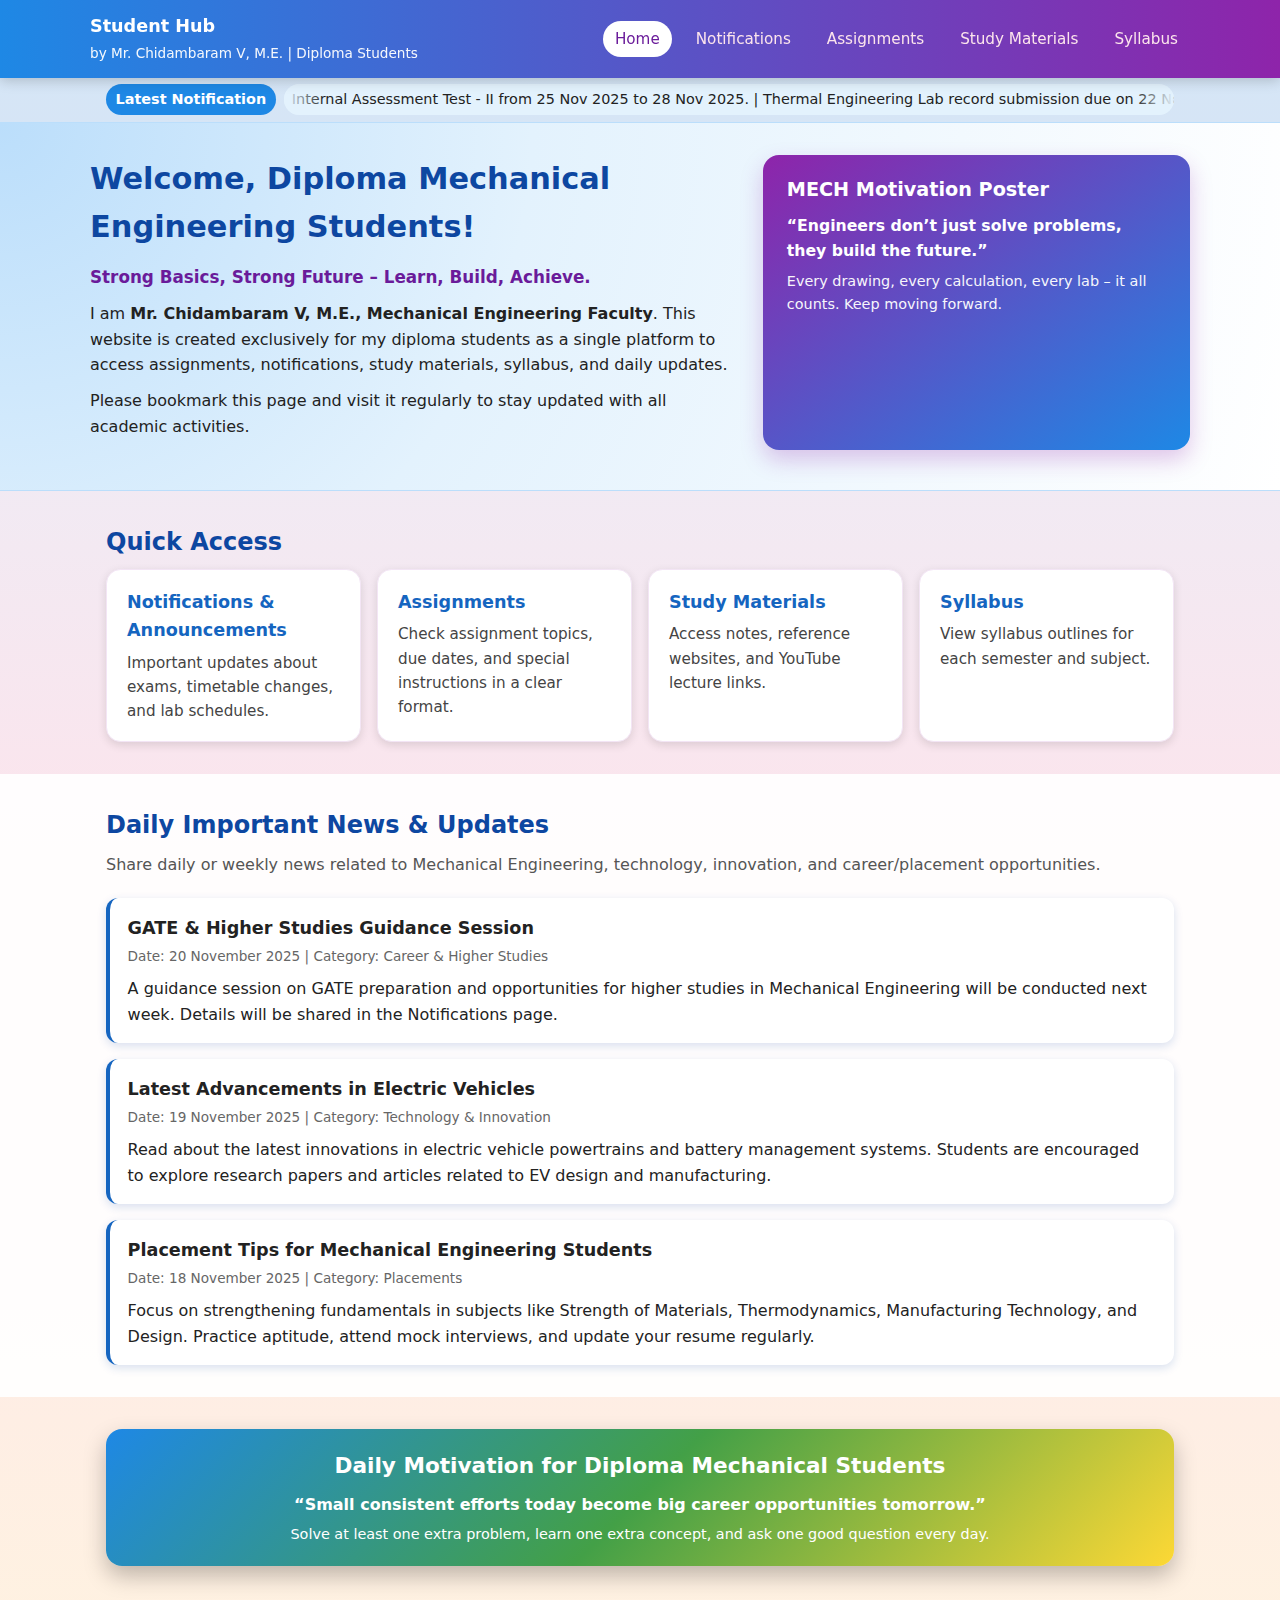
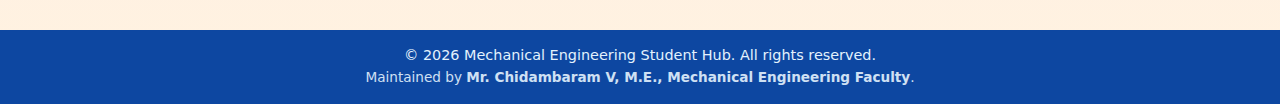
<file: index.html>
<!DOCTYPE html>
<html lang="en">
<head>
    <meta charset="UTF-8" />
    <title>Student Hub - Home</title>
    <meta name="viewport" content="width=device-width, initial-scale=1.0" />
    <meta name="description" content="Central hub for Mechanical Engineering diploma students handled by Mr. Chidambaram V, M.E." />
    <link rel="stylesheet" href="assets/style.css" />
    <script src="assets/script.js" defer></script>
</head>
<body>
    <header class="site-header">
        <div class="container header-inner">
            <div class="brand">
                <span class="brand-title">Student Hub</span>
                <span class="brand-subtitle">by Mr. Chidambaram V, M.E. | Diploma Students</span>
            </div>
            <button class="nav-toggle" id="navToggle" aria-label="Toggle navigation">
                ☰
            </button>
            <nav class="main-nav" id="mainNav">
                <a href="index.html" class="active">Home</a>
                <a href="notifications.html">Notifications</a>
                <a href="assignments.html">Assignments</a>
                <a href="materials.html">Study Materials</a>
                <a href="syllabus.html">Syllabus</a>
            </nav>
        </div>
    </header>

    <main>
        <!-- Scrolling Latest Notification Ticker -->
        <section class="ticker-section">
            <div class="container">
                <!--
                    HOW TO CHANGE THE SCROLLING LATEST NOTIFICATIONS:
                    -------------------------------------------------
                    1. Open assets/script.js.
                    2. Search for 'latestNotifications'.
                    3. Edit the text messages in that array.
                    4. Save the file and reload this page.

                    HOW TO CHANGE SCROLL SPEED:
                    ---------------------------
                    1. In assets/script.js, search for 'TICKER_SPEED_SECONDS'.
                    2. Change the number (e.g., 15, 20, 30).
                -->
                <div class="ticker-wrapper">
                    <div class="ticker-label">Latest Notification</div>
                    <div class="ticker">
                        <div class="ticker-content" id="tickerContent">
                            <!-- Filled dynamically by JavaScript -->
                        </div>
                    </div>
                </div>
            </div>
        </section>

        <!-- Hero Section -->
        <section class="hero">
            <div class="container hero-inner">
                <div class="hero-text">
                    <h1>Welcome, Diploma Mechanical Engineering Students!</h1>
                    <p class="slogan">Strong Basics, Strong Future – Learn, Build, Achieve.</p>
                    <p>
                        I am <strong>Mr. Chidambaram V, M.E., Mechanical Engineering Faculty</strong>.
                        This website is created exclusively for my diploma students as a single platform to
                        access assignments, notifications, study materials, syllabus, and daily updates.
                    </p>
                    <p>
                        Please bookmark this page and visit it regularly to stay updated with all academic activities.
                    </p>
                </div>
                <div class="hero-highlight poster-card">
                    <h2>MECH Motivation Poster</h2>
                    <p class="poster-quote">
                        “Engineers don’t just solve problems, they build the future.”
                    </p>
                    <p class="poster-sub">
                        Every drawing, every calculation, every lab – it all counts. Keep moving forward.
                    </p>
                </div>
            </div>
        </section>

        <!-- Quick Links Section -->
        <section class="section">
            <div class="container">
                <h2 class="section-title">Quick Access</h2>
                <div class="card-grid">
                    <a href="notifications.html" class="card card-link">
                        <h3>Notifications &amp; Announcements</h3>
                        <p>Important updates about exams, timetable changes, and lab schedules.</p>
                    </a>
                    <a href="assignments.html" class="card card-link">
                        <h3>Assignments</h3>
                        <p>Check assignment topics, due dates, and special instructions in a clear format.</p>
                    </a>
                    <a href="materials.html" class="card card-link">
                        <h3>Study Materials</h3>
                        <p>Access notes, reference websites, and YouTube lecture links.</p>
                    </a>
                    <a href="syllabus.html" class="card card-link">
                        <h3>Syllabus</h3>
                        <p>View syllabus outlines for each semester and subject.</p>
                    </a>
                </div>
            </div>
        </section>

        <!-- Daily Important News / Updates Section -->
        <section class="section section-alt">
            <div class="container">
                <h2 class="section-title">Daily Important News &amp; Updates</h2>
                <p class="section-subtitle">
                    Share daily or weekly news related to Mechanical Engineering,
                    technology, innovation, and career/placement opportunities.
                </p>

                <div class="news-list">
                    <article class="news-item">
                        <h3>GATE &amp; Higher Studies Guidance Session</h3>
                        <p class="news-meta">Date: 20 November 2025 | Category: Career &amp; Higher Studies</p>
                        <p>
                            A guidance session on GATE preparation and opportunities for higher studies in
                            Mechanical Engineering will be conducted next week. Details will be shared in the
                            Notifications page.
                        </p>
                    </article>

                    <article class="news-item">
                        <h3>Latest Advancements in Electric Vehicles</h3>
                        <p class="news-meta">Date: 19 November 2025 | Category: Technology &amp; Innovation</p>
                        <p>
                            Read about the latest innovations in electric vehicle powertrains and battery
                            management systems. Students are encouraged to explore research papers and articles
                            related to EV design and manufacturing.
                        </p>
                    </article>

                    <article class="news-item">
                        <h3>Placement Tips for Mechanical Engineering Students</h3>
                        <p class="news-meta">Date: 18 November 2025 | Category: Placements</p>
                        <p>
                            Focus on strengthening fundamentals in subjects like Strength of Materials,
                            Thermodynamics, Manufacturing Technology, and Design. Practice aptitude, attend mock
                            interviews, and update your resume regularly.
                        </p>
                    </article>
                </div>
            </div>
        </section>

        <!-- Motivation Banner Section -->
        <section class="section">
            <div class="container">
                <div class="motivation-banner">
                    <h2>Daily Motivation for Diploma Mechanical Students</h2>
                    <p class="motivation-line">
                        “Small consistent efforts today become big career opportunities tomorrow.”
                    </p>
                    <p class="motivation-small">
                        Solve at least one extra problem, learn one extra concept, and ask one good question every day.
                    </p>
                </div>
            </div>
        </section>
    </main>

    <!-- Footer: Common across pages -->
    <footer class="site-footer">
        <div class="container footer-inner">
            <p>&copy; <span id="currentYear"></span> Mechanical Engineering Student Hub. All rights reserved.</p>
            <p class="footer-note">
                Maintained by <strong>Mr. Chidambaram V, M.E., Mechanical Engineering Faculty</strong>.
            </p>
        </div>
    </footer>
</body>
</html>
</file>
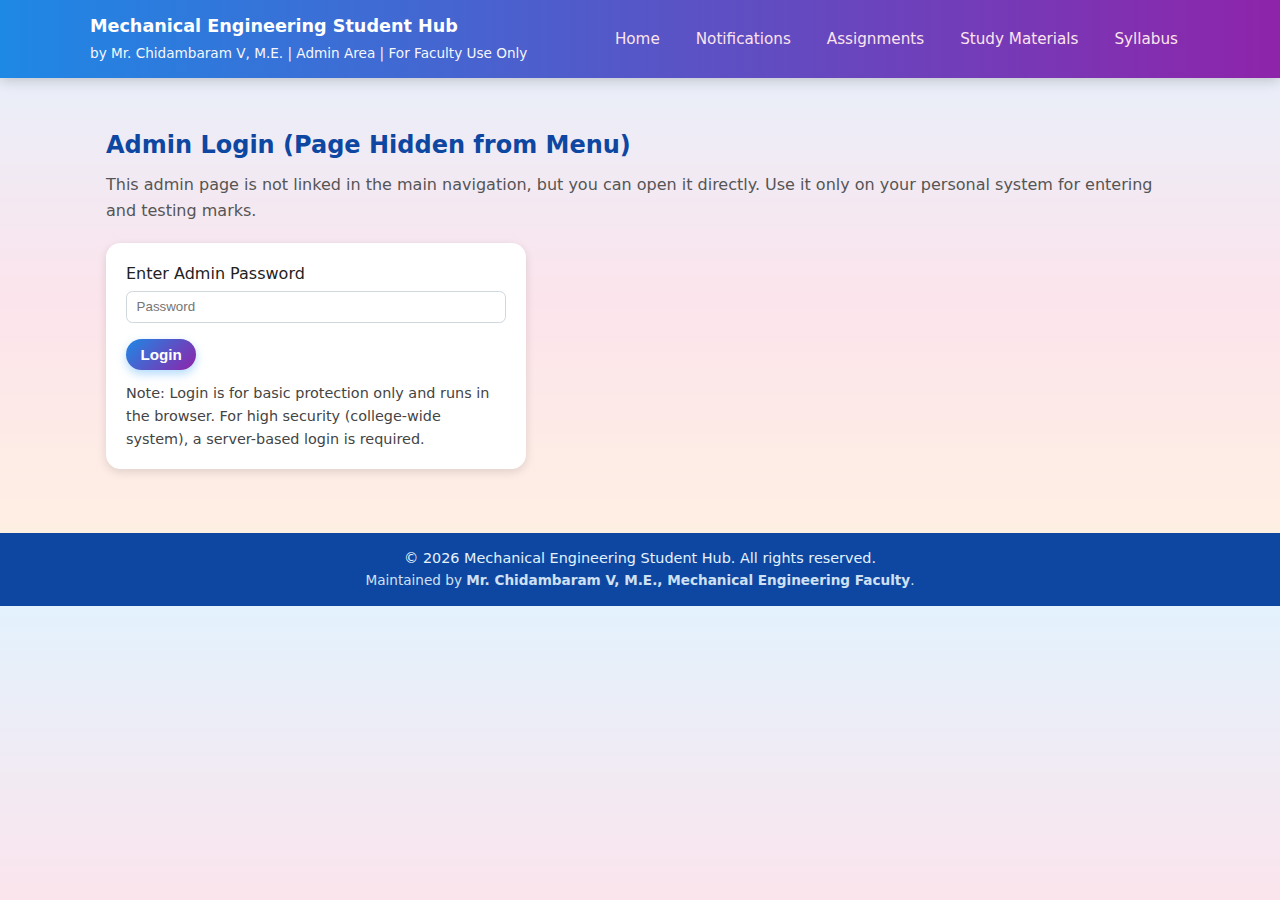
<file: admin.html>
<!DOCTYPE html>
<html lang="en">
<head>
    <meta charset="UTF-8" />
    <title>Mechanical Engineering Student Hub - Admin Area (Hidden)</title>
    <meta name="viewport" content="width=device-width, initial-scale=1.0" />
    <meta name="description" content="Hidden admin area to enter and manage students' marks." />
    <link rel="stylesheet" href="assets/style.css" />
    <script src="assets/script.js" defer></script>
</head>
<body>
    <header class="site-header">
        <div class="container header-inner">
            <div class="brand">
                <span class="brand-title">Mechanical Engineering Student Hub</span>
                <span class="brand-subtitle">by Mr. Chidambaram V, M.E. | Admin Area | For Faculty Use Only</span>
            </div>
            <button class="nav-toggle" id="navToggle" aria-label="Toggle navigation">
                ☰
            </button>
            <nav class="main-nav" id="mainNav">
                <a href="index.html">Home</a>
                <a href="notifications.html">Notifications</a>
                <a href="assignments.html">Assignments</a>
                <a href="materials.html">Study Materials</a>
                <a href="syllabus.html">Syllabus</a>
            </nav>
        </div>
    </header>

    <main class="page-main">
        <!-- Login Section -->
        <section class="section" id="loginSection">
            <div class="container">
                <h1 class="section-title">Admin Login (Page Hidden from Menu)</h1>
                <p class="section-subtitle">
                    This admin page is not linked in the main navigation, but you can open it directly.
                    Use it only on your personal system for entering and testing marks.
                </p>

                <div class="card login-card">
                    <form id="adminLoginForm">
                        <label for="adminPassword">Enter Admin Password</label>
                        <input type="password" id="adminPassword" required placeholder="Password" />
                        <button type="submit" class="btn-primary">Login</button>
                        <p class="info-note">
                            Note: Login is for basic protection only and runs in the browser.
                            For high security (college-wide system), a server-based login is required.
                        </p>
                    </form>
                </div>
            </div>
        </section>

        <!-- Admin Panel Section (hidden until login success) -->
        <section class="section hidden" id="adminPanel">
            <div class="container">
                <h1 class="section-title">Marks Management Panel</h1>
                <p class="section-subtitle">
                    Use this panel to enter or update students' marks for tests and exams.
                    Saved marks will appear automatically on the <strong>Students' Marks</strong> page.
                </p>

                <div class="admin-grid">
                    <!-- Marks Entry Form -->
                    <div class="card admin-card">
                        <h2>Enter / Add Student Marks</h2>
                        <form id="marksEntryForm" class="admin-form">
                            <div class="form-row">
                                <label for="markStudentName">Student Name</label>
                                <input type="text" id="markStudentName" required placeholder="e.g., Arun Kumar" />
                            </div>
                            <div class="form-row">
                                <label for="markRollNo">Roll Number</label>
                                <input type="text" id="markRollNo" required placeholder="e.g., ME2301" />
                            </div>
                            <div class="form-row">
                                <label for="markSubject">Subject</label>
                                <input type="text" id="markSubject" required placeholder="e.g., Thermodynamics" />
                            </div>
                            <div class="form-row two-col">
                                <div>
                                    <label for="markInternal">Internal Marks (30)</label>
                                    <input type="number" id="markInternal" min="0" max="30" required placeholder="e.g., 24" />
                                </div>
                                <div>
                                    <label for="markExam">Exam Marks (70)</label>
                                    <input type="number" id="markExam" min="0" max="70" required placeholder="e.g., 62" />
                                </div>
                            </div>
                            <button type="submit" class="btn-primary">Save Marks</button>
                            <p class="info-note">
                                Tip: You can keep adding multiple students one by one.
                                Data is stored locally in this browser (localStorage).
                            </p>
                        </form>
                    </div>

                    <!-- Current Marks Preview -->
                    <div class="card admin-card">
                        <h2>Current Marks Summary</h2>
                        <p class="info-note">
                            This is the same data shown on the <strong>Students' Marks</strong> page.
                            Review after each set of entries.
                        </p>
                        <div id="adminMarksList">
                            <!-- Filled by JavaScript -->
                        </div>
                        <button id="resetMarksBtn" class="btn-danger">
                            Clear All Marks &amp; Restore Sample Data
                        </button>
                    </div>
                </div>
            </div>
        </section>
    </main>

    <footer class="site-footer">
        <div class="container footer-inner">
            <p>&copy; <span id="currentYear"></span> Mechanical Engineering Student Hub. All rights reserved.</p>
            <p class="footer-note">
                Maintained by <strong>Mr. Chidambaram V, M.E., Mechanical Engineering Faculty</strong>.
            </p>
        </div>
    </footer>
</body>
</html>
</file>
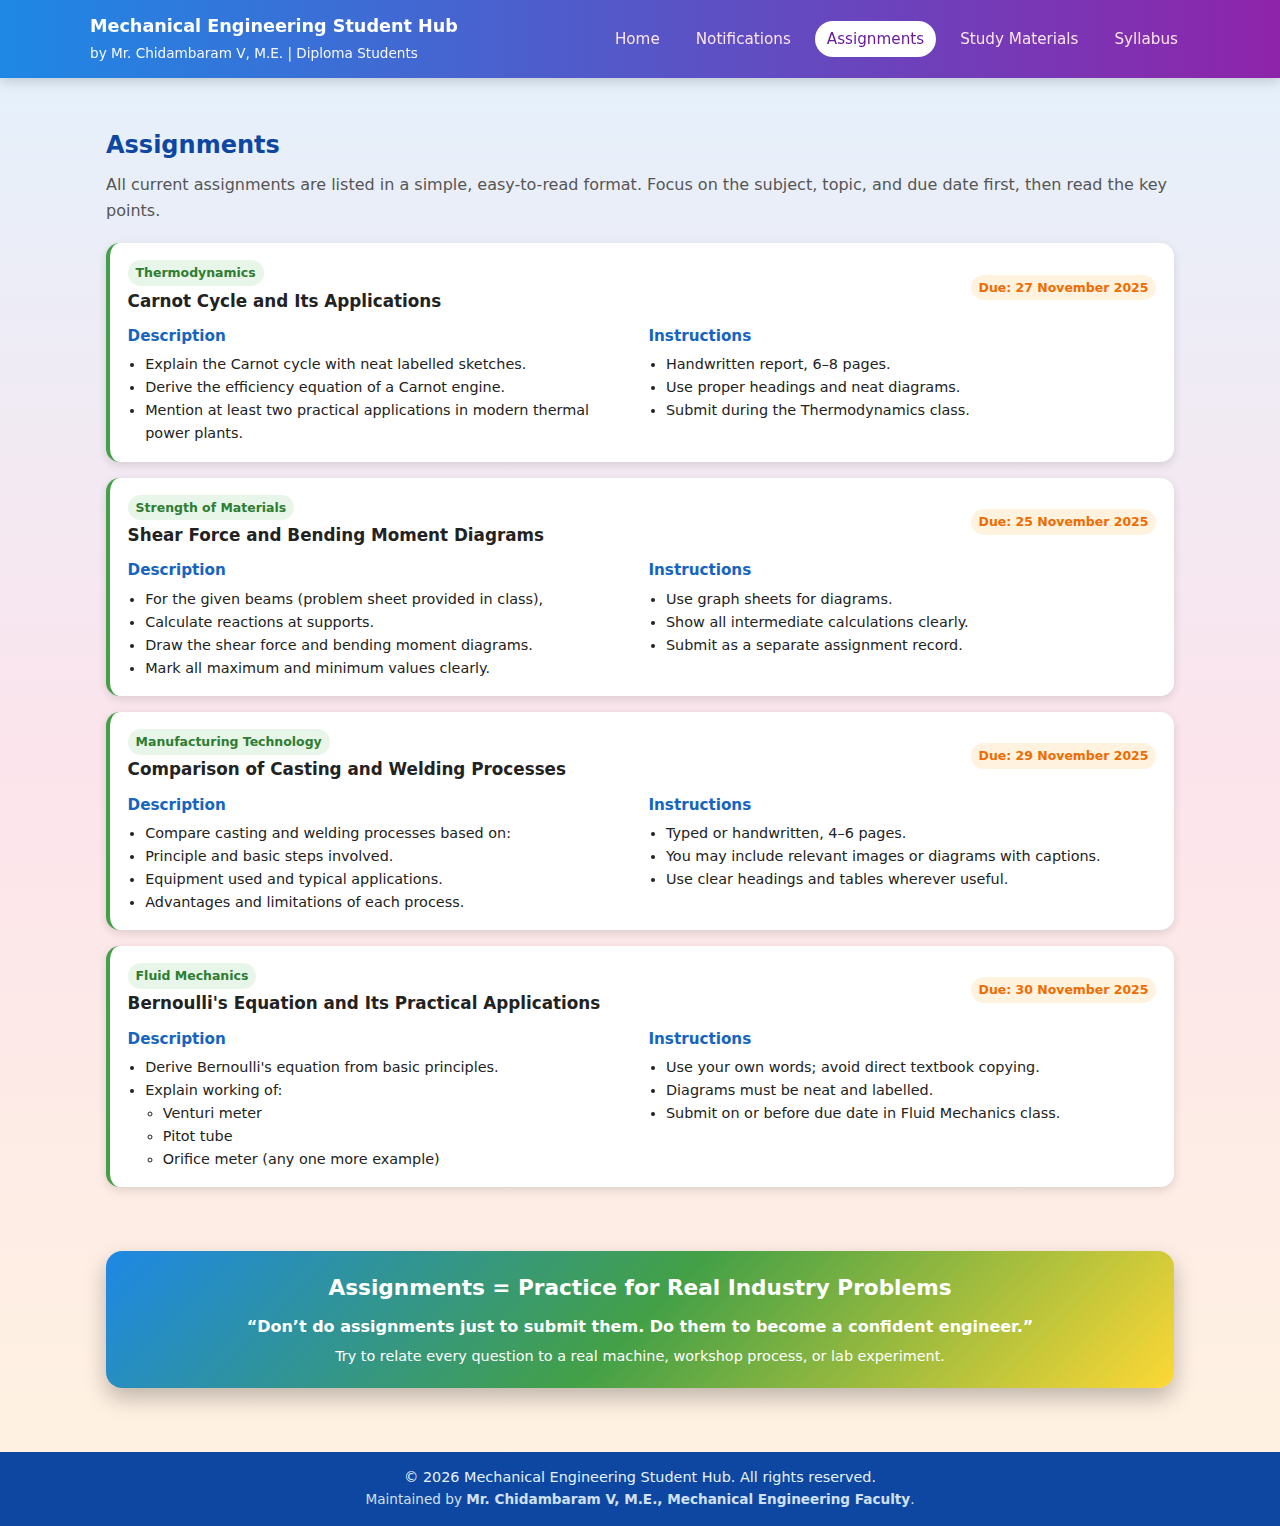
<file: assignments.html>
<!DOCTYPE html>
<html lang="en">
<head>
    <meta charset="UTF-8" />
    <title>Mechanical Engineering Student Hub - Assignments</title>
    <meta name="viewport" content="width=device-width, initial-scale=1.0" />
    <meta name="description" content="Assignment topics and details for Mechanical Engineering diploma students." />
    <link rel="stylesheet" href="assets/style.css" />
    <script src="assets/script.js" defer></script>
</head>
<body>
    <header class="site-header">
        <div class="container header-inner">
            <div class="brand">
                <span class="brand-title">Mechanical Engineering Student Hub</span>
                <span class="brand-subtitle">by Mr. Chidambaram V, M.E. | Diploma Students</span>
            </div>
            <button class="nav-toggle" id="navToggle" aria-label="Toggle navigation">
                ☰
            </button>
            <nav class="main-nav" id="mainNav">
                <a href="index.html">Home</a>
                <a href="notifications.html">Notifications</a>
                <a href="assignments.html" class="active">Assignments</a>
                <a href="materials.html">Study Materials</a>
                <a href="syllabus.html">Syllabus</a>
            </nav>
        </div>
    </header>

    <main class="page-main">
        <section class="section">
            <div class="container">
                <h1 class="section-title">Assignments</h1>
                <p class="section-subtitle">
                    All current assignments are listed in a simple, easy-to-read format.
                    Focus on the subject, topic, and due date first, then read the key points.
                </p>

                <!--
                    HOW TO UPDATE ASSIGNMENTS:
                    --------------------------
                    1. Each assignment is inside a <article class="assignment-card assignment-simple"> block.
                    2. Edit SUBJECT, TOPIC, DUE DATE, and the bullet points under Description and Instructions.
                    3. To add a new assignment, copy one entire <article> and paste below, then change the details.
                -->

                <div class="assignment-list">
                    <article class="assignment-card assignment-simple">
                        <header class="assignment-header">
                            <div>
                                <span class="badge-subject">Thermodynamics</span>
                                <h2>Carnot Cycle and Its Applications</h2>
                            </div>
                            <div class="assignment-meta">
                                <span class="badge-due">Due: 27 November 2025</span>
                            </div>
                        </header>
                        <div class="assignment-body">
                            <div class="assignment-column">
                                <h3>Description</h3>
                                <ul>
                                    <li>Explain the Carnot cycle with neat labelled sketches.</li>
                                    <li>Derive the efficiency equation of a Carnot engine.</li>
                                    <li>Mention at least two practical applications in modern thermal power plants.</li>
                                </ul>
                            </div>
                            <div class="assignment-column">
                                <h3>Instructions</h3>
                                <ul>
                                    <li>Handwritten report, 6–8 pages.</li>
                                    <li>Use proper headings and neat diagrams.</li>
                                    <li>Submit during the Thermodynamics class.</li>
                                </ul>
                            </div>
                        </div>
                    </article>

                    <article class="assignment-card assignment-simple">
                        <header class="assignment-header">
                            <div>
                                <span class="badge-subject">Strength of Materials</span>
                                <h2>Shear Force and Bending Moment Diagrams</h2>
                            </div>
                            <div class="assignment-meta">
                                <span class="badge-due">Due: 25 November 2025</span>
                            </div>
                        </header>
                        <div class="assignment-body">
                            <div class="assignment-column">
                                <h3>Description</h3>
                                <ul>
                                    <li>For the given beams (problem sheet provided in class),</li>
                                    <li>Calculate reactions at supports.</li>
                                    <li>Draw the shear force and bending moment diagrams.</li>
                                    <li>Mark all maximum and minimum values clearly.</li>
                                </ul>
                            </div>
                            <div class="assignment-column">
                                <h3>Instructions</h3>
                                <ul>
                                    <li>Use graph sheets for diagrams.</li>
                                    <li>Show all intermediate calculations clearly.</li>
                                    <li>Submit as a separate assignment record.</li>
                                </ul>
                            </div>
                        </div>
                    </article>

                    <article class="assignment-card assignment-simple">
                        <header class="assignment-header">
                            <div>
                                <span class="badge-subject">Manufacturing Technology</span>
                                <h2>Comparison of Casting and Welding Processes</h2>
                            </div>
                            <div class="assignment-meta">
                                <span class="badge-due">Due: 29 November 2025</span>
                            </div>
                        </header>
                        <div class="assignment-body">
                            <div class="assignment-column">
                                <h3>Description</h3>
                                <ul>
                                    <li>Compare casting and welding processes based on:</li>
                                    <li>Principle and basic steps involved.</li>
                                    <li>Equipment used and typical applications.</li>
                                    <li>Advantages and limitations of each process.</li>
                                </ul>
                            </div>
                            <div class="assignment-column">
                                <h3>Instructions</h3>
                                <ul>
                                    <li>Typed or handwritten, 4–6 pages.</li>
                                    <li>You may include relevant images or diagrams with captions.</li>
                                    <li>Use clear headings and tables wherever useful.</li>
                                </ul>
                            </div>
                        </div>
                    </article>

                    <article class="assignment-card assignment-simple">
                        <header class="assignment-header">
                            <div>
                                <span class="badge-subject">Fluid Mechanics</span>
                                <h2>Bernoulli's Equation and Its Practical Applications</h2>
                            </div>
                            <div class="assignment-meta">
                                <span class="badge-due">Due: 30 November 2025</span>
                            </div>
                        </header>
                        <div class="assignment-body">
                            <div class="assignment-column">
                                <h3>Description</h3>
                                <ul>
                                    <li>Derive Bernoulli's equation from basic principles.</li>
                                    <li>Explain working of:
                                        <ul>
                                            <li>Venturi meter</li>
                                            <li>Pitot tube</li>
                                            <li>Orifice meter (any one more example)</li>
                                        </ul>
                                    </li>
                                </ul>
                            </div>
                            <div class="assignment-column">
                                <h3>Instructions</h3>
                                <ul>
                                    <li>Use your own words; avoid direct textbook copying.</li>
                                    <li>Diagrams must be neat and labelled.</li>
                                    <li>Submit on or before due date in Fluid Mechanics class.</li>
                                </ul>
                            </div>
                        </div>
                    </article>
                </div>
            </div>
        </section>

        <!-- Motivation Banner -->
        <section class="section">
            <div class="container">
                <div class="motivation-banner">
                    <h2>Assignments = Practice for Real Industry Problems</h2>
                    <p class="motivation-line">
                        “Don’t do assignments just to submit them. Do them to become a confident engineer.”
                    </p>
                    <p class="motivation-small">
                        Try to relate every question to a real machine, workshop process, or lab experiment.
                    </p>
                </div>
            </div>
        </section>
    </main>

    <footer class="site-footer">
        <div class="container footer-inner">
            <p>&copy; <span id="currentYear"></span> Mechanical Engineering Student Hub. All rights reserved.</p>
            <p class="footer-note">
                Maintained by <strong>Mr. Chidambaram V, M.E., Mechanical Engineering Faculty</strong>.
            </p>
        </div>
    </footer>
</body>
</html>
</file>
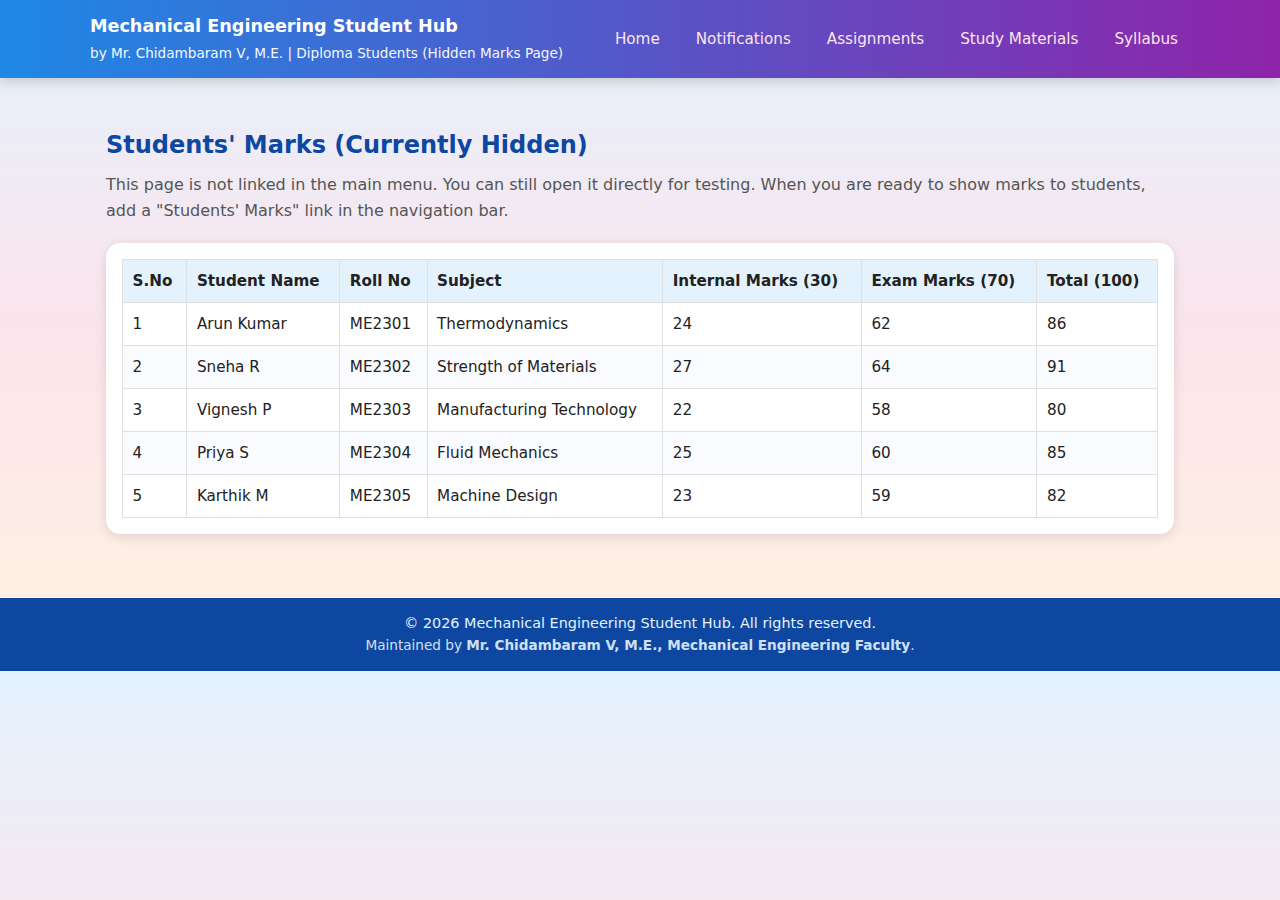
<file: marks.html>
<!DOCTYPE html>
<html lang="en">
<head>
    <meta charset="UTF-8" />
    <title>Mechanical Engineering Student Hub - Students' Marks (Hidden)</title>
    <meta name="viewport" content="width=device-width, initial-scale=1.0" />
    <meta name="description" content="Internal and exam marks page (currently hidden from main navigation)." />
    <link rel="stylesheet" href="assets/style.css" />
    <script src="assets/script.js" defer></script>
</head>
<body>
    <header class="site-header">
        <div class="container header-inner">
            <div class="brand">
                <span class="brand-title">Mechanical Engineering Student Hub</span>
                <span class="brand-subtitle">by Mr. Chidambaram V, M.E. | Diploma Students (Hidden Marks Page)</span>
            </div>
            <button class="nav-toggle" id="navToggle" aria-label="Toggle navigation">
                ☰
            </button>
            <nav class="main-nav" id="mainNav">
                <a href="index.html">Home</a>
                <a href="notifications.html">Notifications</a>
                <a href="assignments.html">Assignments</a>
                <a href="materials.html">Study Materials</a>
                <a href="syllabus.html">Syllabus</a>
            </nav>
        </div>
    </header>

    <main class="page-main">
        <section class="section">
            <div class="container">
                <h1 class="section-title">Students' Marks (Currently Hidden)</h1>
                <p class="section-subtitle">
                    This page is not linked in the main menu. You can still open it directly for testing.
                    When you are ready to show marks to students, add a "Students' Marks" link in the navigation bar.
                </p>

                <div class="table-wrapper">
                    <table class="data-table">
                        <thead>
                            <tr>
                                <th>S.No</th>
                                <th>Student Name</th>
                                <th>Roll No</th>
                                <th>Subject</th>
                                <th>Internal Marks (30)</th>
                                <th>Exam Marks (70)</th>
                                <th>Total (100)</th>
                            </tr>
                        </thead>
                        <tbody id="marksTableBody">
                            <!-- Rows will be filled by JavaScript from localStorage or sample data -->
                        </tbody>
                    </table>
                </div>
            </div>
        </section>
    </main>

    <footer class="site-footer">
        <div class="container footer-inner">
            <p>&copy; <span id="currentYear"></span> Mechanical Engineering Student Hub. All rights reserved.</p>
            <p class="footer-note">
                Maintained by <strong>Mr. Chidambaram V, M.E., Mechanical Engineering Faculty</strong>.
            </p>
        </div>
    </footer>
</body>
</html>
</file>
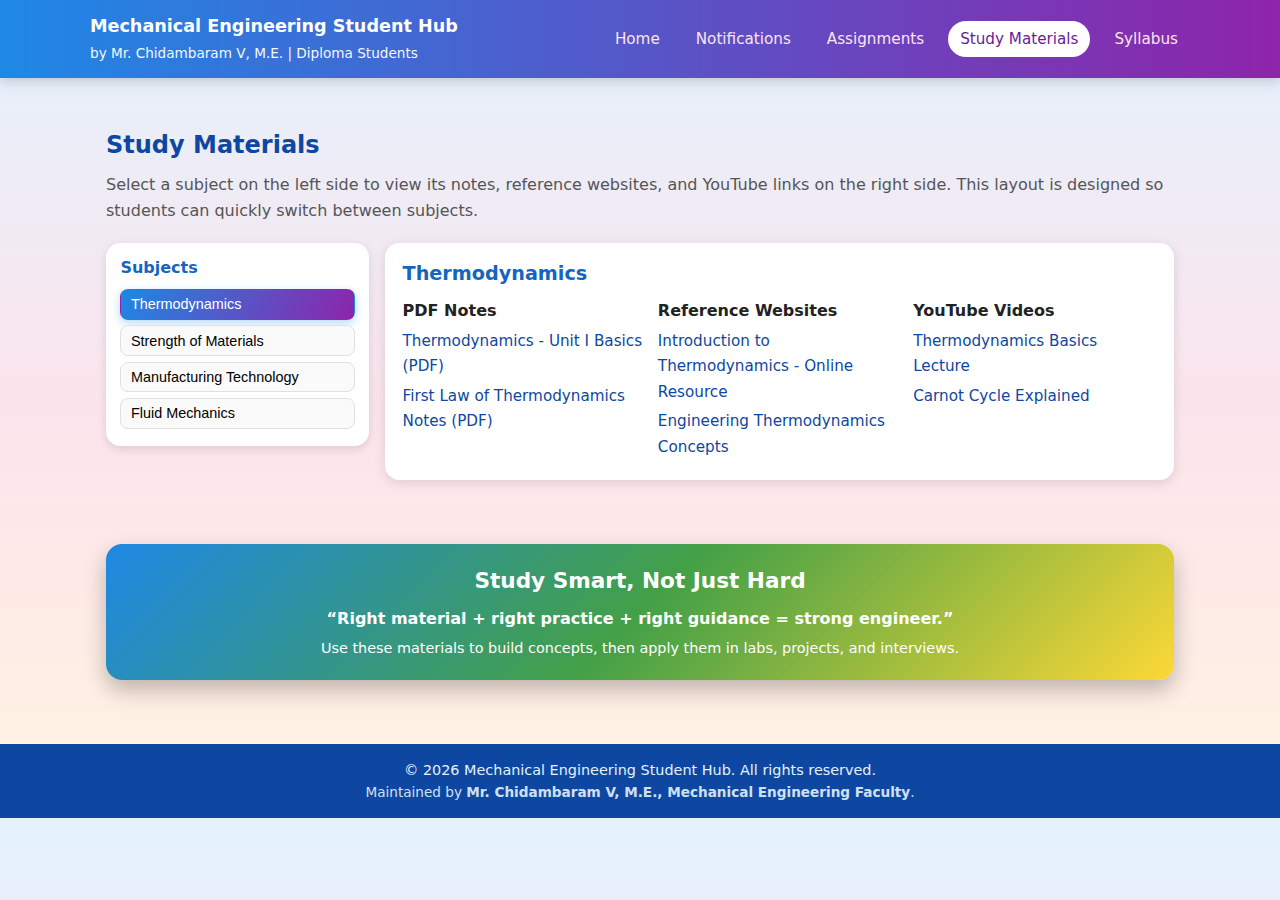
<file: materials.html>
<!DOCTYPE html>
<html lang="en">
<head>
    <meta charset="UTF-8" />
    <title>Mechanical Engineering Student Hub - Study Materials</title>
    <meta name="viewport" content="width=device-width, initial-scale=1.0" />
    <meta name="description" content="Study materials, notes, reference websites, and YouTube links for Mechanical Engineering diploma students." />
    <link rel="stylesheet" href="assets/style.css" />
    <script src="assets/script.js" defer></script>
</head>
<body>
    <header class="site-header">
        <div class="container header-inner">
            <div class="brand">
                <span class="brand-title">Mechanical Engineering Student Hub</span>
                <span class="brand-subtitle">by Mr. Chidambaram V, M.E. | Diploma Students</span>
            </div>
            <button class="nav-toggle" id="navToggle" aria-label="Toggle navigation">
                ☰
            </button>
            <nav class="main-nav" id="mainNav">
                <a href="index.html">Home</a>
                <a href="notifications.html">Notifications</a>
                <a href="assignments.html">Assignments</a>
                <a href="materials.html" class="active">Study Materials</a>
                <a href="syllabus.html">Syllabus</a>
            </nav>
        </div>
    </header>

    <main class="page-main">
        <section class="section">
            <div class="container">
                <h1 class="section-title">Study Materials</h1>
                <p class="section-subtitle">
                    Select a subject on the left side to view its notes, reference websites, and YouTube links
                    on the right side. This layout is designed so students can quickly switch between subjects.
                </p>

                <!--
                    HOW TO UPDATE STUDY MATERIALS:
                    --------------------------------
                    1. Subjects are listed as buttons on the left side.
                    2. Each subject has a matching content block on the right side.
                    3. To change subject names, edit the button text and the heading inside the matching panel.
                    4. To update links, edit the lists inside each .materials-panel.
                    5. To add a new subject:
                       - Duplicate one <button class="materials-subject-btn"> on the left.
                       - Give it a new data-subject value (e.g., data-subject="cad").
                       - Copy one <div class="materials-panel">, change its data-subject to "cad",
                         and then fill in the links for that subject.
                -->

                <div class="materials-layout">
                    <!-- Left side: Subjects list (1/4 width) -->
                    <aside class="materials-sidebar">
                        <h2 class="materials-sidebar-title">Subjects</h2>
                        <button class="materials-subject-btn active" data-subject="thermo">Thermodynamics</button>
                        <button class="materials-subject-btn" data-subject="som">Strength of Materials</button>
                        <button class="materials-subject-btn" data-subject="mft">Manufacturing Technology</button>
                        <button class="materials-subject-btn" data-subject="fm">Fluid Mechanics</button>
                    </aside>

                    <!-- Right side: Subject details (3/4 width) -->
                    <section class="materials-content">
                        <!-- Thermodynamics Panel -->
                        <div class="materials-panel active" data-subject="thermo">
                            <h2>Thermodynamics</h2>
                            <div class="materials-columns">
                                <div class="materials-column">
                                    <h3>PDF Notes</h3>
                                    <ul>
                                        <li><a href="#" target="_blank">Thermodynamics - Unit I Basics (PDF)</a></li>
                                        <li><a href="#" target="_blank">First Law of Thermodynamics Notes (PDF)</a></li>
                                    </ul>
                                </div>
                                <div class="materials-column">
                                    <h3>Reference Websites</h3>
                                    <ul>
                                        <li><a href="#" target="_blank">Introduction to Thermodynamics - Online Resource</a></li>
                                        <li><a href="#" target="_blank">Engineering Thermodynamics Concepts</a></li>
                                    </ul>
                                </div>
                                <div class="materials-column">
                                    <h3>YouTube Videos</h3>
                                    <ul>
                                        <li><a href="#" target="_blank">Thermodynamics Basics Lecture</a></li>
                                        <li><a href="#" target="_blank">Carnot Cycle Explained</a></li>
                                    </ul>
                                </div>
                            </div>
                        </div>

                        <!-- Strength of Materials Panel -->
                        <div class="materials-panel" data-subject="som">
                            <h2>Strength of Materials</h2>
                            <div class="materials-columns">
                                <div class="materials-column">
                                    <h3>PDF Notes</h3>
                                    <ul>
                                        <li><a href="#" target="_blank">Stress and Strain Notes (PDF)</a></li>
                                        <li><a href="#" target="_blank">Shear Force and Bending Moment (PDF)</a></li>
                                    </ul>
                                </div>
                                <div class="materials-column">
                                    <h3>Reference Websites</h3>
                                    <ul>
                                        <li><a href="#" target="_blank">Strength of Materials - Theory and Examples</a></li>
                                    </ul>
                                </div>
                                <div class="materials-column">
                                    <h3>YouTube Videos</h3>
                                    <ul>
                                        <li><a href="#" target="_blank">Stress-Strain Curve Explained</a></li>
                                        <li><a href="#" target="_blank">SFD and BMD Problems</a></li>
                                    </ul>
                                </div>
                            </div>
                        </div>

                        <!-- Manufacturing Technology Panel -->
                        <div class="materials-panel" data-subject="mft">
                            <h2>Manufacturing Technology</h2>
                            <div class="materials-columns">
                                <div class="materials-column">
                                    <h3>PDF Notes</h3>
                                    <ul>
                                        <li><a href="#" target="_blank">Casting Processes Notes (PDF)</a></li>
                                        <li><a href="#" target="_blank">Welding Processes Notes (PDF)</a></li>
                                    </ul>
                                </div>
                                <div class="materials-column">
                                    <h3>Reference Websites</h3>
                                    <ul>
                                        <li><a href="#" target="_blank">Manufacturing Processes Tutorials</a></li>
                                    </ul>
                                </div>
                                <div class="materials-column">
                                    <h3>YouTube Videos</h3>
                                    <ul>
                                        <li><a href="#" target="_blank">Casting Process Overview</a></li>
                                        <li><a href="#" target="_blank">Welding Basics for Beginners</a></li>
                                    </ul>
                                </div>
                            </div>
                        </div>

                        <!-- Fluid Mechanics Panel -->
                        <div class="materials-panel" data-subject="fm">
                            <h2>Fluid Mechanics</h2>
                            <div class="materials-columns">
                                <div class="materials-column">
                                    <h3>PDF Notes</h3>
                                    <ul>
                                        <li><a href="#" target="_blank">Fluid Properties Notes (PDF)</a></li>
                                        <li><a href="#" target="_blank">Bernoulli's Equation and Applications (PDF)</a></li>
                                    </ul>
                                </div>
                                <div class="materials-column">
                                    <h3>Reference Websites</h3>
                                    <ul>
                                        <li><a href="#" target="_blank">Fluid Mechanics Fundamentals</a></li>
                                    </ul>
                                </div>
                                <div class="materials-column">
                                    <h3>YouTube Videos</h3>
                                    <ul>
                                        <li><a href="#" target="_blank">Introduction to Fluid Mechanics</a></li>
                                        <li><a href="#" target="_blank">Venturi Meter Working Principle</a></li>
                                    </ul>
                                </div>
                            </div>
                        </div>
                    </section>
                </div>
            </div>
        </section>

        <!-- Motivation Banner -->
        <section class="section">
            <div class="container">
                <div class="motivation-banner">
                    <h2>Study Smart, Not Just Hard</h2>
                    <p class="motivation-line">
                        “Right material + right practice + right guidance = strong engineer.”
                    </p>
                    <p class="motivation-small">
                        Use these materials to build concepts, then apply them in labs, projects, and interviews.
                    </p>
                </div>
            </div>
        </section>
    </main>

    <footer class="site-footer">
        <div class="container footer-inner">
            <p>&copy; <span id="currentYear"></span> Mechanical Engineering Student Hub. All rights reserved.</p>
            <p class="footer-note">
                Maintained by <strong>Mr. Chidambaram V, M.E., Mechanical Engineering Faculty</strong>.
            </p>
        </div>
    </footer>
</body>
</html>
</file>
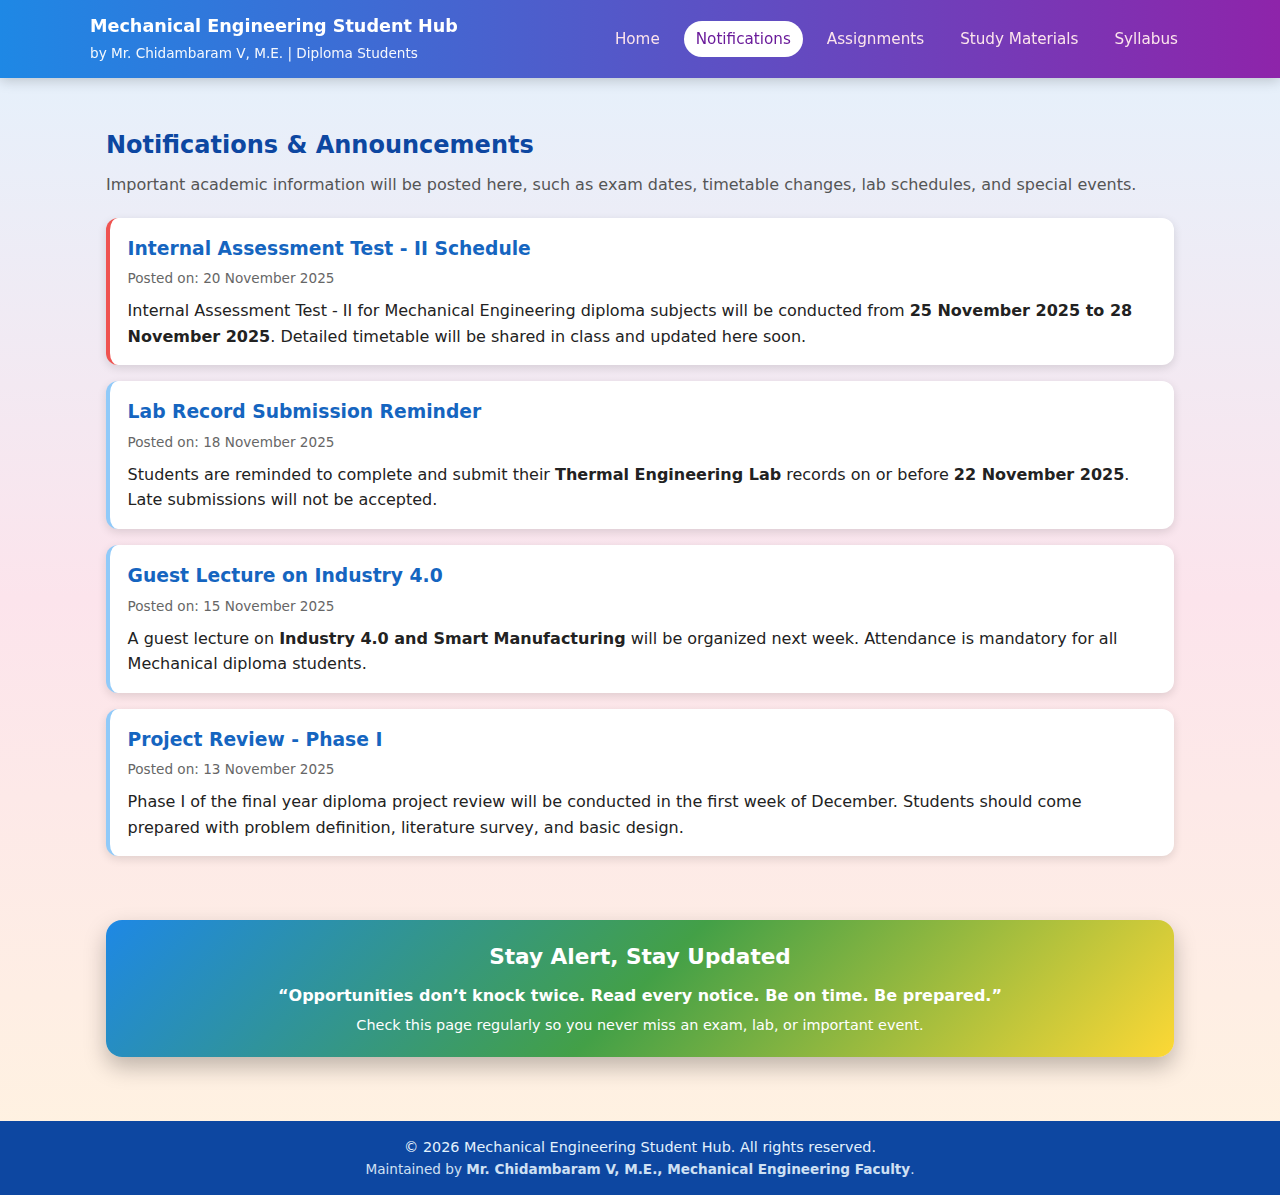
<file: notifications.html>
<!DOCTYPE html>
<html lang="en">
<head>
    <meta charset="UTF-8" />
    <title>Mechanical Engineering Student Hub - Notifications &amp; Announcements</title>
    <meta name="viewport" content="width=device-width, initial-scale=1.0" />
    <meta name="description" content="Notifications and announcements for Mechanical Engineering diploma students." />
    <link rel="stylesheet" href="assets/style.css" />
    <script src="assets/script.js" defer></script>
</head>
<body>
    <header class="site-header">
        <div class="container header-inner">
            <div class="brand">
                <span class="brand-title">Mechanical Engineering Student Hub</span>
                <span class="brand-subtitle">by Mr. Chidambaram V, M.E. | Diploma Students</span>
            </div>
            <button class="nav-toggle" id="navToggle" aria-label="Toggle navigation">
                ☰
            </button>
            <nav class="main-nav" id="mainNav">
                <a href="index.html">Home</a>
                <a href="notifications.html" class="active">Notifications</a>
                <a href="assignments.html">Assignments</a>
                <a href="materials.html">Study Materials</a>
                <a href="syllabus.html">Syllabus</a>
            </nav>
        </div>
    </header>

    <main class="page-main">
        <section class="section">
            <div class="container">
                <h1 class="section-title">Notifications &amp; Announcements</h1>
                <p class="section-subtitle">
                    Important academic information will be posted here, such as exam dates,
                    timetable changes, lab schedules, and special events.
                </p>

                <div class="notice-list">
                    <article class="notice-card notice-important">
                        <h3>Internal Assessment Test - II Schedule</h3>
                        <p class="notice-meta">Posted on: 20 November 2025</p>
                        <p>
                            Internal Assessment Test - II for Mechanical Engineering diploma subjects will be
                            conducted from <strong>25 November 2025 to 28 November 2025</strong>.
                            Detailed timetable will be shared in class and updated here soon.
                        </p>
                    </article>

                    <article class="notice-card">
                        <h3>Lab Record Submission Reminder</h3>
                        <p class="notice-meta">Posted on: 18 November 2025</p>
                        <p>
                            Students are reminded to complete and submit their <strong>Thermal Engineering Lab</strong>
                            records on or before <strong>22 November 2025</strong>. Late submissions will not be accepted.
                        </p>
                    </article>

                    <article class="notice-card">
                        <h3>Guest Lecture on Industry 4.0</h3>
                        <p class="notice-meta">Posted on: 15 November 2025</p>
                        <p>
                            A guest lecture on <strong>Industry 4.0 and Smart Manufacturing</strong>
                            will be organized next week. Attendance is mandatory for all Mechanical diploma students.
                        </p>
                    </article>

                    <article class="notice-card">
                        <h3>Project Review - Phase I</h3>
                        <p class="notice-meta">Posted on: 13 November 2025</p>
                        <p>
                            Phase I of the final year diploma project review will be conducted in the first week of December.
                            Students should come prepared with problem definition, literature survey, and basic design.
                        </p>
                    </article>
                </div>
            </div>
        </section>

        <!-- Motivation Banner -->
        <section class="section">
            <div class="container">
                <div class="motivation-banner">
                    <h2>Stay Alert, Stay Updated</h2>
                    <p class="motivation-line">
                        “Opportunities don’t knock twice. Read every notice. Be on time. Be prepared.”
                    </p>
                    <p class="motivation-small">
                        Check this page regularly so you never miss an exam, lab, or important event.
                    </p>
                </div>
            </div>
        </section>
    </main>

    <footer class="site-footer">
        <div class="container footer-inner">
            <p>&copy; <span id="currentYear"></span> Mechanical Engineering Student Hub. All rights reserved.</p>
            <p class="footer-note">
                Maintained by <strong>Mr. Chidambaram V, M.E., Mechanical Engineering Faculty</strong>.
            </p>
        </div>
    </footer>
</body>
</html>
</file>
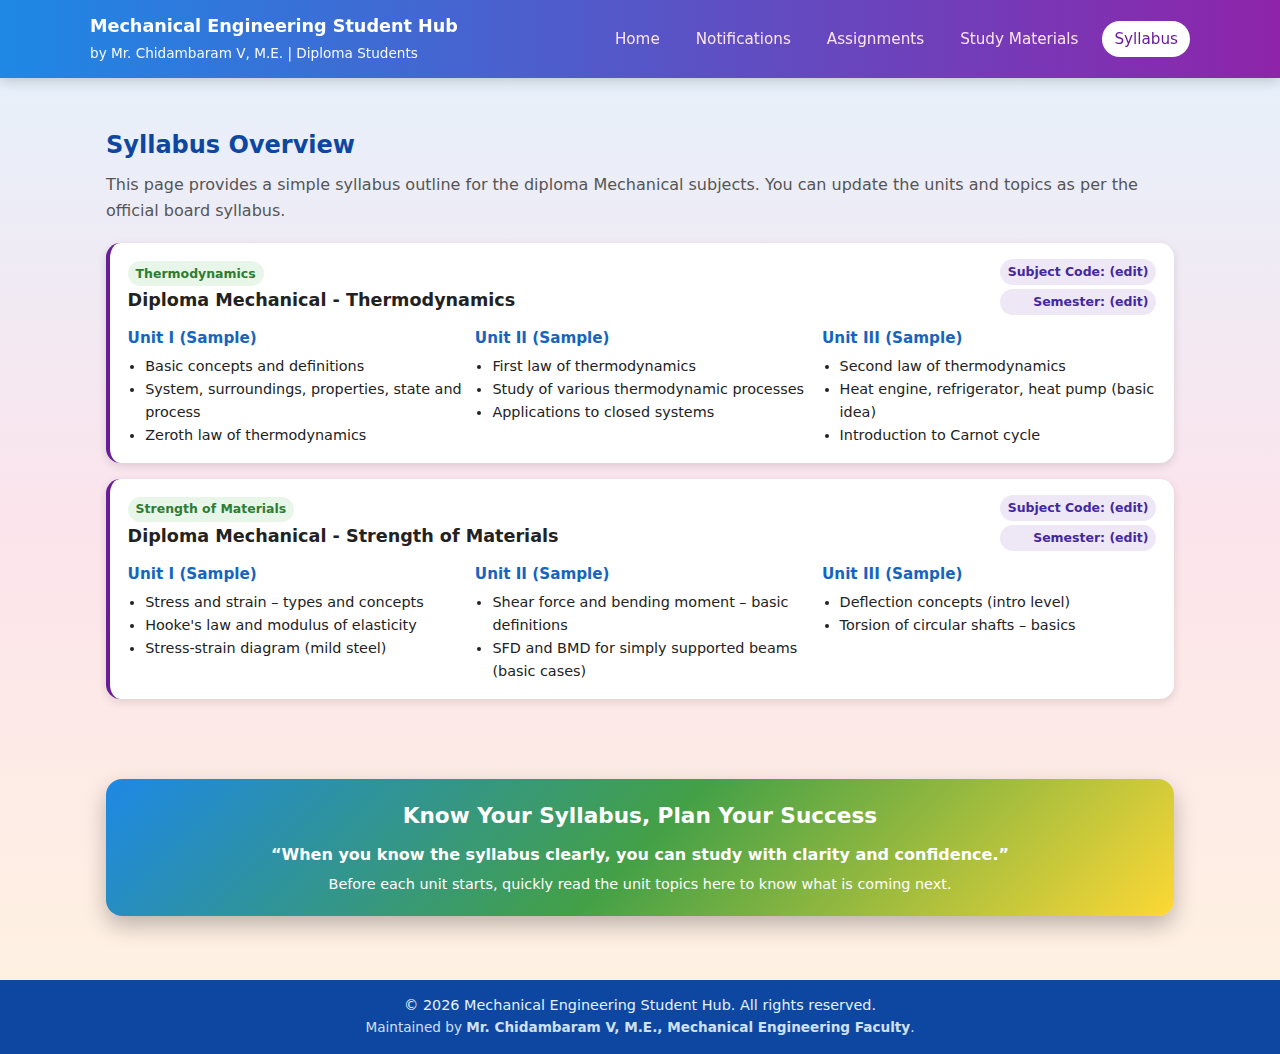
<file: syllabus.html>
<!DOCTYPE html>
<html lang="en">
<head>
    <meta charset="UTF-8" />
    <title>Mechanical Engineering Student Hub - Syllabus</title>
    <meta name="viewport" content="width=device-width, initial-scale=1.0" />
    <meta name="description" content="Diploma Mechanical Engineering syllabus outline for subjects handled by Mr. Chidambaram V." />
    <link rel="stylesheet" href="assets/style.css" />
    <script src="assets/script.js" defer></script>
</head>
<body>
    <header class="site-header">
        <div class="container header-inner">
            <div class="brand">
                <span class="brand-title">Mechanical Engineering Student Hub</span>
                <span class="brand-subtitle">by Mr. Chidambaram V, M.E. | Diploma Students</span>
            </div>
            <button class="nav-toggle" id="navToggle" aria-label="Toggle navigation">
                ☰
            </button>
            <nav class="main-nav" id="mainNav">
                <a href="index.html">Home</a>
                <a href="notifications.html">Notifications</a>
                <a href="assignments.html">Assignments</a>
                <a href="materials.html">Study Materials</a>
                <a href="syllabus.html" class="active">Syllabus</a>
            </nav>
        </div>
    </header>

    <main class="page-main">
        <section class="section">
            <div class="container">
                <h1 class="section-title">Syllabus Overview</h1>
                <p class="section-subtitle">
                    This page provides a simple syllabus outline for the diploma Mechanical subjects.
                    You can update the units and topics as per the official board syllabus.
                </p>

                <!--
                    HOW TO UPDATE SYLLABUS:
                    -----------------------
                    1. Each subject is inside a <section class="syllabus-group"> block.
                    2. Edit the subject name, code, and the list of units/topics.
                    3. You can copy an entire group and paste below to add more subjects or semesters.
                -->

                <section class="syllabus-group">
                    <header class="syllabus-header">
                        <div>
                            <span class="badge-subject">Thermodynamics</span>
                            <h2>Diploma Mechanical - Thermodynamics</h2>
                        </div>
                        <div class="syllabus-meta">
                            <span class="badge-code">Subject Code: (edit)</span>
                            <span class="badge-sem">Semester: (edit)</span>
                        </div>
                    </header>
                    <div class="syllabus-body">
                        <div class="syllabus-column">
                            <h3>Unit I (Sample)</h3>
                            <ul>
                                <li>Basic concepts and definitions</li>
                                <li>System, surroundings, properties, state and process</li>
                                <li>Zeroth law of thermodynamics</li>
                            </ul>
                        </div>
                        <div class="syllabus-column">
                            <h3>Unit II (Sample)</h3>
                            <ul>
                                <li>First law of thermodynamics</li>
                                <li>Study of various thermodynamic processes</li>
                                <li>Applications to closed systems</li>
                            </ul>
                        </div>
                        <div class="syllabus-column">
                            <h3>Unit III (Sample)</h3>
                            <ul>
                                <li>Second law of thermodynamics</li>
                                <li>Heat engine, refrigerator, heat pump (basic idea)</li>
                                <li>Introduction to Carnot cycle</li>
                            </ul>
                        </div>
                    </div>
                </section>

                <section class="syllabus-group">
                    <header class="syllabus-header">
                        <div>
                            <span class="badge-subject">Strength of Materials</span>
                            <h2>Diploma Mechanical - Strength of Materials</h2>
                        </div>
                        <div class="syllabus-meta">
                            <span class="badge-code">Subject Code: (edit)</span>
                            <span class="badge-sem">Semester: (edit)</span>
                        </div>
                    </header>
                    <div class="syllabus-body">
                        <div class="syllabus-column">
                            <h3>Unit I (Sample)</h3>
                            <ul>
                                <li>Stress and strain – types and concepts</li>
                                <li>Hooke's law and modulus of elasticity</li>
                                <li>Stress-strain diagram (mild steel)</li>
                            </ul>
                        </div>
                        <div class="syllabus-column">
                            <h3>Unit II (Sample)</h3>
                            <ul>
                                <li>Shear force and bending moment – basic definitions</li>
                                <li>SFD and BMD for simply supported beams (basic cases)</li>
                            </ul>
                        </div>
                        <div class="syllabus-column">
                            <h3>Unit III (Sample)</h3>
                            <ul>
                                <li>Deflection concepts (intro level)</li>
                                <li>Torsion of circular shafts – basics</li>
                            </ul>
                        </div>
                    </div>
                </section>

                <!-- Add more syllabus groups here for Manufacturing Technology, Fluid Mechanics, etc. -->
            </div>
        </section>

        <!-- Motivation Banner -->
        <section class="section">
            <div class="container">
                <div class="motivation-banner">
                    <h2>Know Your Syllabus, Plan Your Success</h2>
                    <p class="motivation-line">
                        “When you know the syllabus clearly, you can study with clarity and confidence.”
                    </p>
                    <p class="motivation-small">
                        Before each unit starts, quickly read the unit topics here to know what is coming next.
                    </p>
                </div>
            </div>
        </section>
    </main>

    <footer class="site-footer">
        <div class="container footer-inner">
            <p>&copy; <span id="currentYear"></span> Mechanical Engineering Student Hub. All rights reserved.</p>
            <p class="footer-note">
                Maintained by <strong>Mr. Chidambaram V, M.E., Mechanical Engineering Faculty</strong>.
            </p>
        </div>
    </footer>
</body>
</html>
</file>
<file: assets/style.css>
/* ==========================================================
   Global Styles
   ----------------------------------------------------------
   Vibrant, student-friendly design with motivation banners
   and clear layouts for assignments, syllabus, etc.
   ========================================================== */

/* Reset some default browser styles */
*,
*::before,
*::after {
    box-sizing: border-box;
    margin: 0;
    padding: 0;
}

html {
    scroll-behavior: smooth;
}

body {
    font-family: system-ui, -apple-system, BlinkMacSystemFont, 'Segoe UI', sans-serif;
    background: linear-gradient(180deg, #e3f2fd 0%, #fce4ec 50%, #fff3e0 100%);
    color: #222;
    line-height: 1.6;
}

/* Utility classes */

.container {
    width: 100%;
    max-width: 1100px;
    margin: 0 auto;
    padding: 0 1rem;
}

.hidden {
    display: none !important;
}

/* Header and Navigation */

.site-header {
    background: linear-gradient(90deg, #1e88e5, #8e24aa);
    color: #fff;
    position: sticky;
    top: 0;
    z-index: 100;
    box-shadow: 0 3px 12px rgba(0, 0, 0, 0.18);
}

.header-inner {
    display: flex;
    align-items: center;
    justify-content: space-between;
    padding: 0.75rem 0;
}

.brand-title {
    font-weight: 700;
    font-size: 1.1rem;
    display: block;
}

.brand-subtitle {
    font-size: 0.85rem;
    opacity: 0.95;
}

.main-nav {
    display: flex;
    gap: 0.75rem;
}

.main-nav a {
    color: #fce4ec;
    text-decoration: none;
    font-size: 0.95rem;
    padding: 0.35rem 0.75rem;
    border-radius: 999px;
    transition: background 0.2s, color 0.2s, transform 0.15s;
}

.main-nav a:hover {
    background: rgba(255, 255, 255, 0.2);
    transform: translateY(-1px);
}

.main-nav a.active {
    background: #fff;
    color: #6a1b9a;
}

/* Mobile nav toggle */

.nav-toggle {
    display: none;
    background: none;
    border: 1px solid rgba(255, 255, 255, 0.8);
    color: #fff;
    padding: 0.25rem 0.6rem;
    border-radius: 4px;
    font-size: 1.2rem;
}

/* Ticker (scrolling latest notification) */

.ticker-section {
    background: rgba(21, 101, 192, 0.08);
    border-bottom: 1px solid #bbdefb;
}

.ticker-wrapper {
    display: flex;
    align-items: center;
    gap: 0.5rem;
    padding: 0.4rem 0;
    font-size: 0.9rem;
}

.ticker-label {
    background: #1e88e5;
    color: #fff;
    padding: 0.25rem 0.6rem;
    border-radius: 999px;
    font-weight: 600;
    white-space: nowrap;
}

.ticker {
    overflow: hidden;
    position: relative;
    flex: 1;
    background: #e3f2fd;
    border-radius: 999px;
    padding: 0.25rem 0.5rem;
}

.ticker-content {
    white-space: nowrap;
    display: inline-block;
    animation: ticker-scroll 20s linear infinite;
}

@keyframes ticker-scroll {
    0% {
        transform: translateX(100%);
    }
    100% {
        transform: translateX(-100%);
    }
}

/* Hero section */

.hero {
    background: radial-gradient(circle at top left, #bbdefb 0%, #e3f2fd 40%, #fff 100%);
    border-bottom: 1px solid #bbdefb;
}

.hero-inner {
    display: grid;
    grid-template-columns: minmax(0, 3fr) minmax(0, 2fr);
    gap: 2rem;
    padding: 2rem 0 2.5rem;
}

.hero-text h1 {
    font-size: 1.9rem;
    margin-bottom: 0.75rem;
    color: #0d47a1;
}

.slogan {
    font-size: 1.05rem;
    font-weight: 600;
    color: #6a1b9a;
    margin-bottom: 0.75rem;
}

.hero-text p {
    margin-bottom: 0.65rem;
}

.hero-highlight {
    background: #fff;
    border-radius: 1rem;
    padding: 1.25rem 1.5rem;
    box-shadow: 0 10px 22px rgba(142, 36, 170, 0.25);
}

/* Poster-style card */

.poster-card {
    background: linear-gradient(145deg, #8e24aa, #1e88e5);
    color: #fff;
}

.poster-card h2 {
    font-size: 1.2rem;
    margin-bottom: 0.5rem;
}

.poster-quote {
    font-size: 0.98rem;
    font-weight: 600;
    margin-bottom: 0.4rem;
}

.poster-sub {
    font-size: 0.9rem;
    opacity: 0.95;
}

/* Sections */

.section {
    padding: 2rem 0;
}

.section-alt {
    background: rgba(255, 255, 255, 0.9);
}

.section-title {
    font-size: 1.5rem;
    margin-bottom: 0.5rem;
    color: #0d47a1;
}

.section-subtitle {
    color: #555;
    margin-bottom: 1.25rem;
}

/* Cards and grids */

.card-grid {
    display: grid;
    grid-template-columns: repeat(auto-fit, minmax(230px, 1fr));
    gap: 1rem;
}

.card {
    background: #fff;
    border-radius: 0.9rem;
    padding: 1.1rem 1.25rem;
    box-shadow: 0 3px 10px rgba(0, 0, 0, 0.12);
}

.card-link {
    text-decoration: none;
    color: inherit;
    border: 1px solid #f3e5f5;
    transition: transform 0.15s ease, box-shadow 0.15s ease, border-color 0.15s ease;
    position: relative;
    overflow: hidden;
}

.card-link::before {
    content: "";
    position: absolute;
    inset: 0;
    background: linear-gradient(120deg, rgba(30, 136, 229, 0.12), rgba(142, 36, 170, 0.12));
    opacity: 0;
    transition: opacity 0.2s;
}

.card-link h3 {
    font-size: 1.1rem;
    color: #1565c0;
    margin-bottom: 0.4rem;
    position: relative;
    z-index: 1;
}

.card-link p {
    font-size: 0.95rem;
    color: #444;
    position: relative;
    z-index: 1;
}

.card-link:hover {
    transform: translateY(-3px);
    border-color: #ce93d8;
    box-shadow: 0 8px 20px rgba(33, 150, 243, 0.25);
}

.card-link:hover::before {
    opacity: 1;
}

/* News */

.news-list {
    display: grid;
    gap: 1rem;
}

.news-item {
    background: #fff;
    border-radius: 0.75rem;
    padding: 1rem 1.1rem;
    border-left: 4px solid #1565c0;
    box-shadow: 0 3px 10px rgba(13, 71, 161, 0.16);
}

.news-item h3 {
    font-size: 1.1rem;
    margin-bottom: 0.25rem;
}

.news-meta {
    font-size: 0.85rem;
    color: #666;
    margin-bottom: 0.5rem;
}

/* Motivation banner (poster-style) */

.motivation-banner {
    background: linear-gradient(135deg, #1e88e5, #43a047, #fdd835);
    color: #fff;
    border-radius: 1rem;
    padding: 1.25rem 1.5rem;
    box-shadow: 0 10px 22px rgba(0, 0, 0, 0.25);
    text-align: center;
}

.motivation-banner h2 {
    font-size: 1.35rem;
    margin-bottom: 0.5rem;
}

.motivation-line {
    font-size: 1rem;
    font-weight: 600;
    margin-bottom: 0.35rem;
}

.motivation-small {
    font-size: 0.9rem;
}

/* Data table (Marks) */

.table-wrapper {
    background: #fff;
    padding: 1rem;
    border-radius: 0.9rem;
    box-shadow: 0 3px 12px rgba(0, 0, 0, 0.12);
    overflow-x: auto;
}

.data-table {
    width: 100%;
    border-collapse: collapse;
    font-size: 0.95rem;
}

.data-table th,
.data-table td {
    padding: 0.55rem 0.6rem;
    border: 1px solid #e0e0e0;
    text-align: left;
}

.data-table thead {
    background: #e3f2fd;
}

.data-table tbody tr:nth-child(even) {
    background: #f9fbff;
}

.info-note {
    margin-top: 0.75rem;
    font-size: 0.9rem;
    color: #444;
}

/* Notifications */

.notice-list {
    display: grid;
    gap: 1rem;
}

.notice-card {
    background: #fff;
    border-radius: 0.75rem;
    padding: 1rem 1.1rem;
    box-shadow: 0 3px 10px rgba(0, 0, 0, 0.12);
    border-left: 4px solid #90caf9;
}

.notice-card h3 {
    margin-bottom: 0.3rem;
    color: #1565c0;
}

.notice-meta {
    font-size: 0.85rem;
    color: #666;
    margin-bottom: 0.5rem;
}

.notice-important {
    border-left-color: #ef5350;
}

/* Assignments - revised easy-to-read layout */

.assignment-list {
    display: grid;
    gap: 1rem;
}

.assignment-card {
    background: #fff;
    border-radius: 0.85rem;
    padding: 1rem 1.1rem;
    box-shadow: 0 3px 10px rgba(0, 0, 0, 0.12);
    border-left: 4px solid #43a047;
}

.assignment-simple .assignment-header {
    display: flex;
    align-items: center;
    justify-content: space-between;
    gap: 1rem;
    margin-bottom: 0.6rem;
}

.assignment-simple h2 {
    font-size: 1.05rem;
    margin-top: 0.1rem;
}

.assignment-meta {
    text-align: right;
}

.badge-subject {
    display: inline-block;
    padding: 0.18rem 0.5rem;
    border-radius: 999px;
    background: #e8f5e9;
    color: #2e7d32;
    font-size: 0.78rem;
    font-weight: 600;
}

.badge-due {
    display: inline-block;
    padding: 0.18rem 0.5rem;
    border-radius: 999px;
    background: #fff3e0;
    color: #ef6c00;
    font-size: 0.78rem;
    font-weight: 600;
}

.assignment-body {
    display: grid;
    grid-template-columns: repeat(auto-fit, minmax(210px, 1fr));
    gap: 0.8rem;
    margin-top: 0.4rem;
}

.assignment-column h3 {
    font-size: 0.95rem;
    margin-bottom: 0.3rem;
    color: #1565c0;
}

.assignment-column ul {
    margin-left: 1.1rem;
    font-size: 0.9rem;
}

/* Study Materials */

.materials-layout {
    display: grid;
    grid-template-columns: minmax(0, 0.25fr) minmax(0, 0.75fr);
    gap: 1rem;
    align-items: flex-start;
}

.materials-sidebar {
    background: #fff;
    border-radius: 0.9rem;
    padding: 0.75rem 0.9rem;
    box-shadow: 0 3px 10px rgba(0, 0, 0, 0.12);
}

.materials-sidebar-title {
    font-size: 1rem;
    margin-bottom: 0.5rem;
    color: #1565c0;
}

.materials-subject-btn {
    display: block;
    width: 100%;
    text-align: left;
    padding: 0.4rem 0.6rem;
    margin-bottom: 0.35rem;
    border-radius: 0.5rem;
    border: 1px solid #e0e0e0;
    background: #fafafa;
    font-size: 0.9rem;
    cursor: pointer;
    transition: background 0.15s, color 0.15s, border-color 0.15s, transform 0.1s;
}

.materials-subject-btn:hover {
    background: #e3f2fd;
    border-color: #90caf9;
    transform: translateX(2px);
}

.materials-subject-btn.active {
    background: linear-gradient(120deg, #1e88e5, #8e24aa);
    color: #fff;
    border-color: transparent;
    box-shadow: 0 3px 10px rgba(33, 150, 243, 0.35);
}

.materials-content {
    background: #fff;
    border-radius: 0.9rem;
    padding: 1rem 1.1rem;
    box-shadow: 0 3px 12px rgba(0, 0, 0, 0.12);
}

.materials-panel {
    display: none;
}

.materials-panel.active {
    display: block;
}

.materials-panel h2 {
    font-size: 1.2rem;
    color: #1565c0;
    margin-bottom: 0.5rem;
}

.materials-group {
    margin-bottom: 1.75rem;
}

.materials-columns {
    display: grid;
    grid-template-columns: repeat(auto-fit, minmax(220px, 1fr));
    gap: 0.75rem;
}

.materials-column h3 {
    font-size: 1rem;
    margin-bottom: 0.25rem;
}

.materials-column ul {
    list-style: none;
}

.materials-column li {
    margin-bottom: 0.25rem;
}

.materials-column a {
    text-decoration: none;
    color: #0d47a1;
    font-size: 0.95rem;
}

.materials-column a:hover {
    text-decoration: underline;
}

/* Syllabus */

.syllabus-group {
    background: #fff;
    border-radius: 0.9rem;
    padding: 1rem 1.1rem;
    box-shadow: 0 3px 10px rgba(0, 0, 0, 0.12);
    border-left: 4px solid #6a1b9a;
    margin-bottom: 1rem;
}

.syllabus-header {
    display: flex;
    align-items: center;
    justify-content: space-between;
    gap: 1rem;
    margin-bottom: 0.7rem;
}

.syllabus-header h2 {
    font-size: 1.1rem;
}

.syllabus-meta {
    text-align: right;
    display: flex;
    flex-direction: column;
    gap: 0.25rem;
}

.badge-code,
.badge-sem {
    display: inline-block;
    padding: 0.18rem 0.5rem;
    border-radius: 999px;
    background: #ede7f6;
    color: #4527a0;
    font-size: 0.78rem;
    font-weight: 600;
}

.syllabus-body {
    display: grid;
    grid-template-columns: repeat(auto-fit, minmax(210px, 1fr));
    gap: 0.8rem;
}

.syllabus-column h3 {
    font-size: 0.95rem;
    margin-bottom: 0.3rem;
    color: #1565c0;
}

.syllabus-column ul {
    margin-left: 1.1rem;
    font-size: 0.9rem;
}

/* Admin page */

.admin-grid {
    display: grid;
    grid-template-columns: minmax(0, 1.3fr) minmax(0, 1.7fr);
    gap: 1rem;
}

.admin-card {
    min-height: 100%;
}

.admin-form .form-row {
    margin-bottom: 0.7rem;
}

.admin-form label {
    display: block;
    font-size: 0.9rem;
    margin-bottom: 0.2rem;
}

.admin-form input {
    width: 100%;
    padding: 0.45rem 0.6rem;
    border-radius: 0.4rem;
    border: 1px solid #cfd8dc;
    font-size: 0.95rem;
}

.admin-form input:focus {
    outline: none;
    border-color: #1e88e5;
    box-shadow: 0 0 0 2px rgba(30, 136, 229, 0.15);
}

.form-row.two-col {
    display: grid;
    grid-template-columns: repeat(2, minmax(0, 1fr));
    gap: 0.7rem;
}

/* Buttons */

.btn-primary,
.btn-danger {
    display: inline-block;
    margin-top: 0.5rem;
    padding: 0.45rem 0.9rem;
    border-radius: 999px;
    border: none;
    cursor: pointer;
    font-size: 0.95rem;
    font-weight: 600;
    color: #fff;
    transition: transform 0.15s, box-shadow 0.15s, opacity 0.15s;
}

.btn-primary {
    background: linear-gradient(135deg, #1e88e5, #8e24aa);
    box-shadow: 0 4px 10px rgba(33, 150, 243, 0.35);
}

.btn-danger {
    background: linear-gradient(135deg, #e53935, #d81b60);
    box-shadow: 0 4px 10px rgba(239, 83, 80, 0.35);
}

.btn-primary:hover,
.btn-danger:hover {
    transform: translateY(-1px);
    box-shadow: 0 6px 14px rgba(0, 0, 0, 0.25);
    opacity: 0.95;
}

/* Login card */

.login-card {
    max-width: 420px;
    margin-top: 1rem;
}

.login-card form label {
    display: block;
    margin-bottom: 0.3rem;
}

.login-card form input {
    width: 100%;
    padding: 0.45rem 0.6rem;
    margin-bottom: 0.5rem;
    border-radius: 0.4rem;
    border: 1px solid #cfd8dc;
}

/* Page layout */

.page-main {
    padding-top: 1rem;
}

/* Footer */

.site-footer {
    background: #0d47a1;
    color: #e3f2fd;
    margin-top: 2rem;
}

.footer-inner {
    padding: 0.9rem 0;
    text-align: center;
    font-size: 0.9rem;
}

.footer-note {
    font-size: 0.85rem;
    opacity: 0.9;
}

/* Responsive behavior */

@media (max-width: 900px) {
    .hero-inner {
        grid-template-columns: 1fr;
    }

    .admin-grid {
        grid-template-columns: 1fr;
    }

    .syllabus-header {
        flex-direction: column;
        align-items: flex-start;
    }

    .syllabus-meta {
        flex-direction: row;
        gap: 0.5rem;
    }
}

@media (max-width: 768px) {
    .header-inner {
        flex-wrap: wrap;
        gap: 0.5rem;
    }

    .nav-toggle {
        display: inline-block;
    }

    .main-nav {
        flex-direction: column;
        width: 100%;
        padding: 0.3rem 0 0.6rem;
        display: none; /* hidden by default on small screens */
    }

    .main-nav.show {
        display: flex; /* show when toggled via JavaScript */
    }

    .main-nav a {
        padding: 0.4rem 0.6rem;
    }

    .ticker-wrapper {
        flex-direction: column;
        align-items: flex-start;
    }
}


/* Ticker enhancements: fade edges & clickable */
.ticker {
    cursor: pointer;
    position: relative;
}

.ticker::before,
.ticker::after {
    content: "";
    position: absolute;
    top: 0;
    bottom: 0;
    width: 40px;
    pointer-events: none;
}

.ticker::before {
    left: 0;
    background: linear-gradient(to right, #e3f2fd 0%, rgba(227, 242, 253, 0) 100%);
}

.ticker::after {
    right: 0;
    background: linear-gradient(to left, #e3f2fd 0%, rgba(227, 242, 253, 0) 100%);
}
</file>
